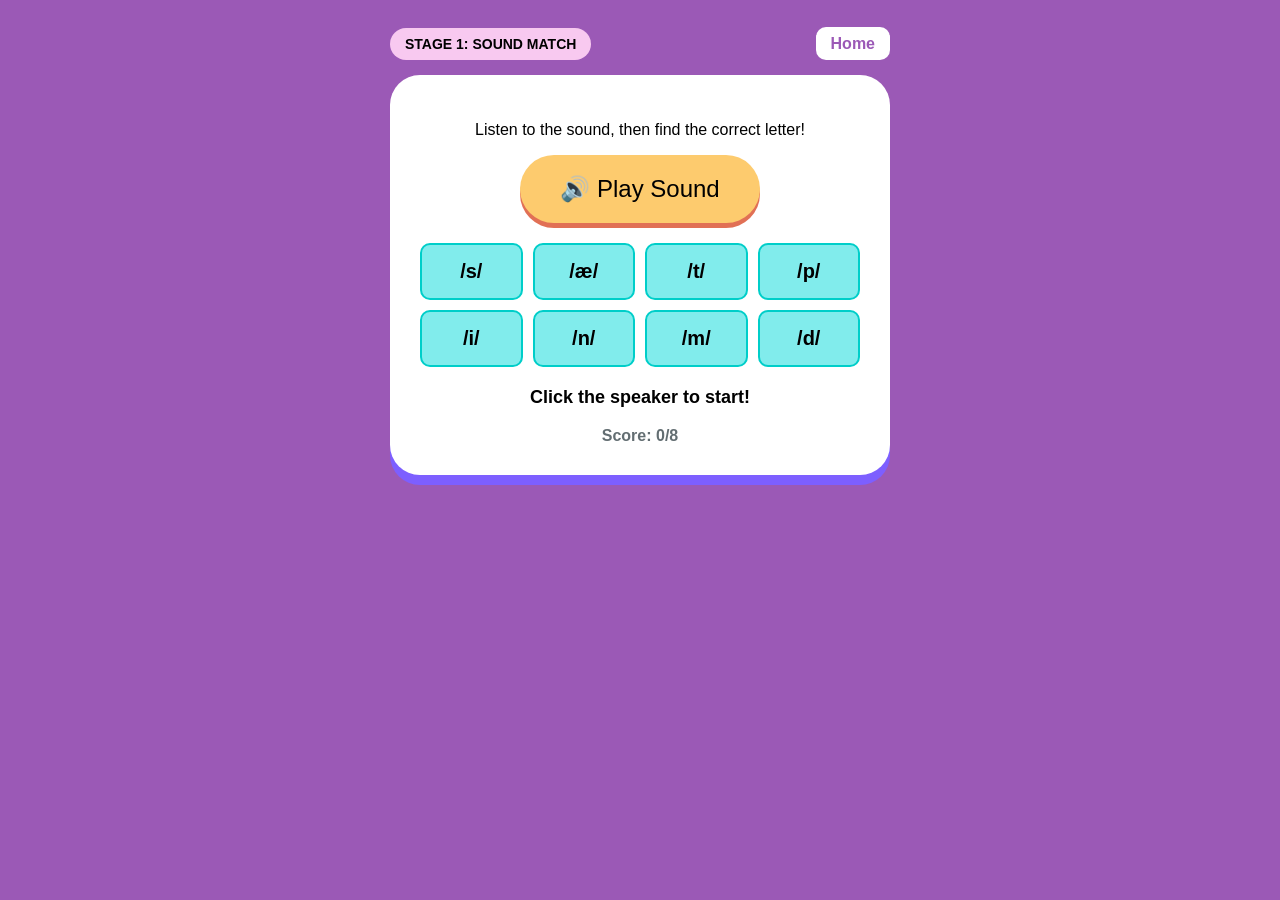
<file: first.html>
<!DOCTYPE html>
<html lang="en">
<head>
    <meta charset="UTF-8">
    <title>Challenge 1 - Sound Match</title>
    <link rel="stylesheet" href="styleFirst.css">
</head>
<body>
    <div class="main-container">
        <div class="header-row">
            <div class="task-label">STAGE 1: SOUND MATCH</div>
            <nav><a href="index.html" class="nav-btn">Home</a></nav>
        </div>

        <div class="game-card">
            <p>Listen to the sound, then find the correct letter!</p>
            
            <button id="play-btn" onclick="playCurrentSound()">🔊 Play Sound</button>

            <div id="options-grid"></div>

            <div id="feedback-message">Click the speaker to start!</div>
            
            <div class="score-display">Score: <span id="score">0</span>/8</div>
        </div>
    </div>

    <script src="scriptFirst.js"></script>
</body>
</html>
</file>
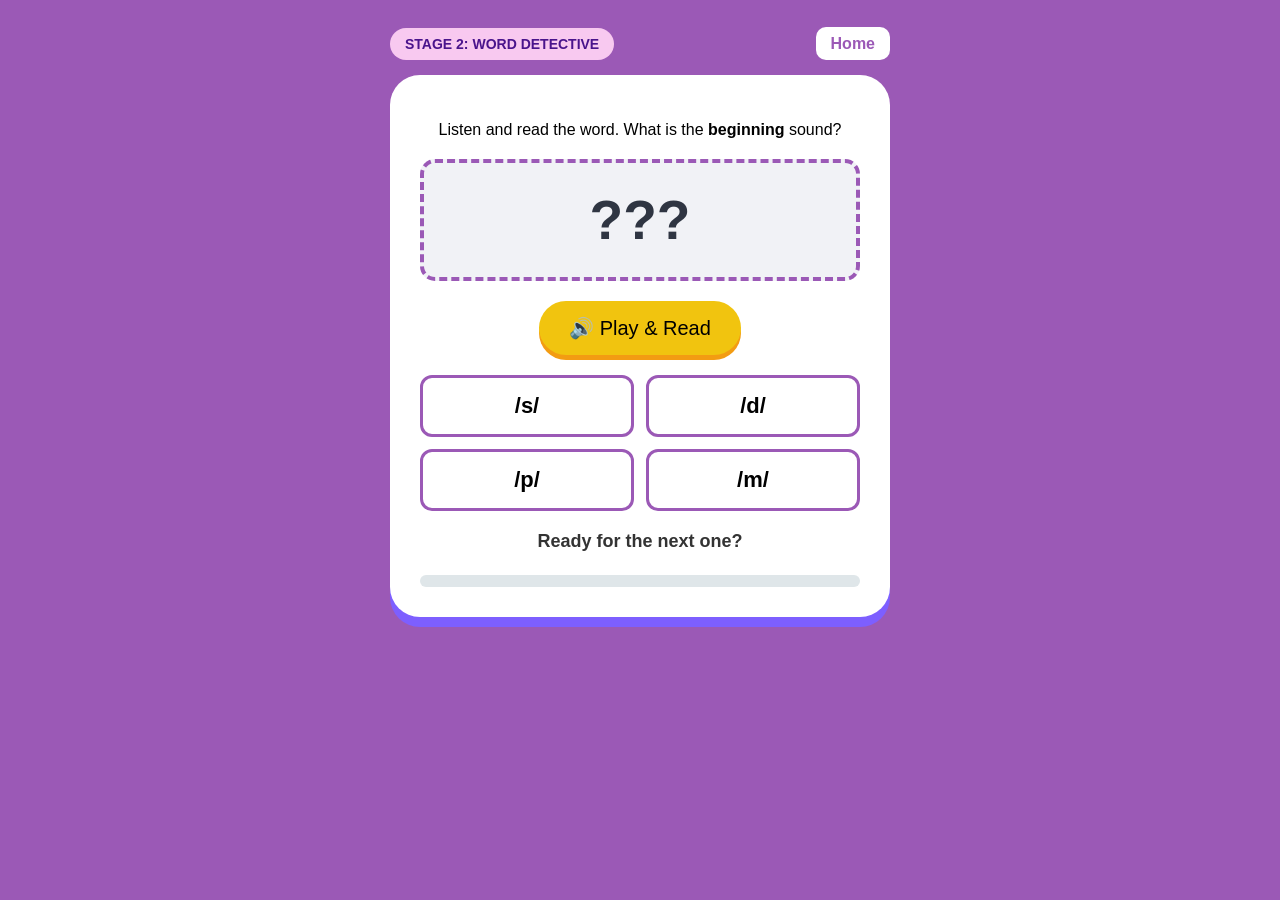
<file: second.html>
<!DOCTYPE html>
<html lang="en">
<head>
    <meta charset="UTF-8">
    <title>Challenge 2 - Word Detective</title>
    <link rel="stylesheet" href="second.css">
</head>
<body>
    <div class="main-container">
        <div class="header-row">
            <div class="task-label">STAGE 2: WORD DETECTIVE</div>
            <nav><a href="index.html" class="nav-btn">Home</a></nav>
        </div>

        <div class="game-card">
            <p>Listen and read the word. What is the <b>beginning</b> sound?</p>
            
            <div id="word-display">???</div> 

            <button id="play-btn" onclick="playChallenge()">🔊 Play & Read</button>

            <div id="options-grid"></div>
            
            <div id="message">Click the yellow button to start!</div>

            <div class="progress-container">
                <div id="progress-bar"></div>
            </div>
        </div>
    </div>

    <script src="second.js"></script>
</body>
</html>
</file>
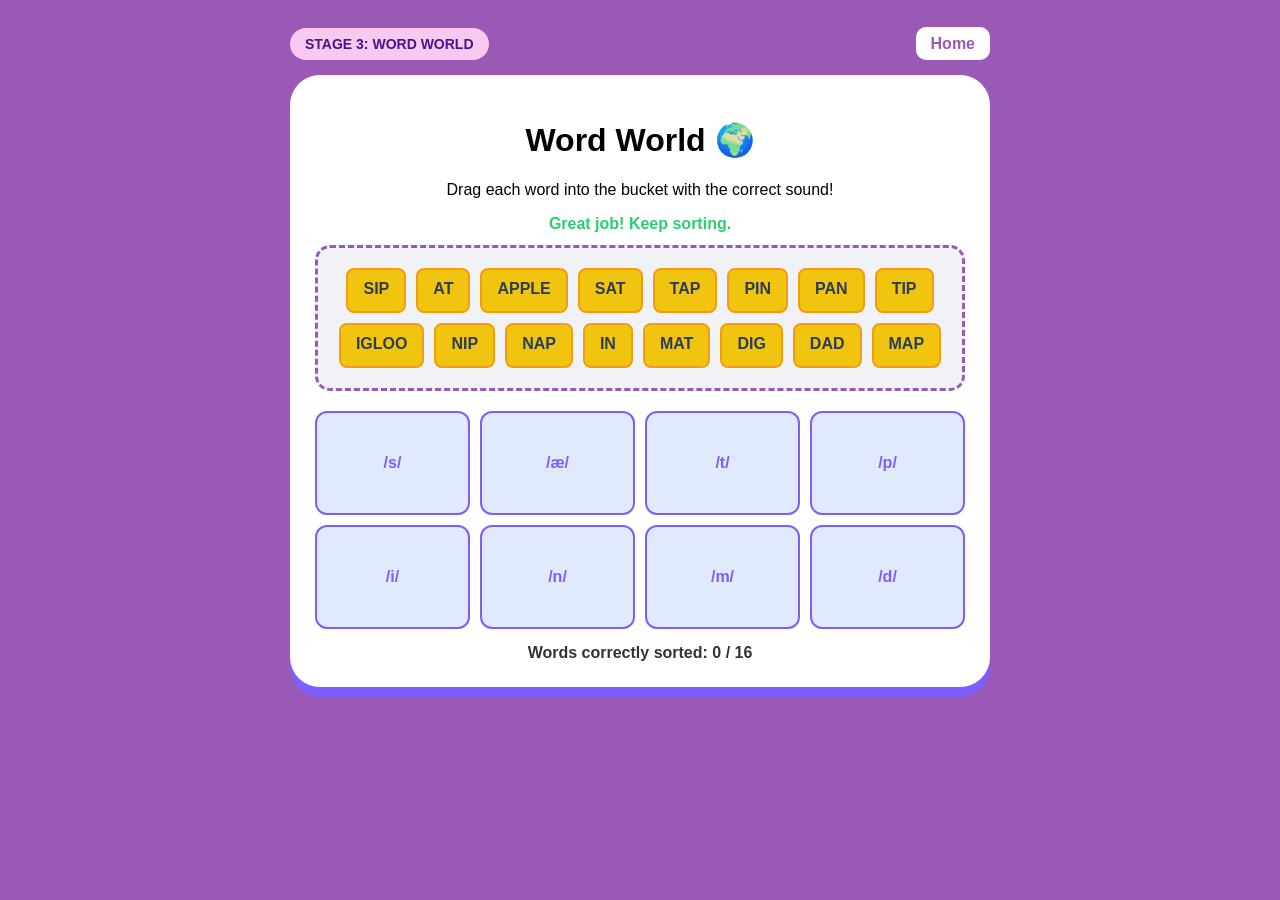
<file: third.html>
<!DOCTYPE html>
<html lang="en">
<head>
    <meta charset="UTF-8">
    <title>Challenge 3 - Word World Drag & Drop</title>
    <link rel="stylesheet" href="thirdStyle.css">
</head>
<body>
    <div class="main-container">
        <div class="header-row">
            <div class="task-label">STAGE 3: WORD WORLD</div>
            <nav><a href="index.html" class="nav-btn">Home</a></nav>
        </div>

        <div class="game-card">
            <h1>Word World 🌍</h1>
            <p>Drag each word into the bucket with the correct sound!</p>
            
            <div id="message">Great job! Keep sorting.</div>

            <div class="word-pool" id="pool" ondrop="drop(event)" ondragover="allowDrop(event)">
                </div>

            <div class="buckets-grid">
                <div class="bucket" data-sound="s" ondrop="drop(event)" ondragover="allowDrop(event)">/s/</div>
                <div class="bucket" data-sound="a" ondrop="drop(event)" ondragover="allowDrop(event)">/æ/</div>
                <div class="bucket" data-sound="t" ondrop="drop(event)" ondragover="allowDrop(event)">/t/</div>
                <div class="bucket" data-sound="p" ondrop="drop(event)" ondragover="allowDrop(event)">/p/</div>
                <div class="bucket" data-sound="i" ondrop="drop(event)" ondragover="allowDrop(event)">/i/</div>
                <div class="bucket" data-sound="n" ondrop="drop(event)" ondragover="allowDrop(event)">/n/</div>
                <div class="bucket" data-sound="m" ondrop="drop(event)" ondragover="allowDrop(event)">/m/</div>
                <div class="bucket" data-sound="d" ondrop="drop(event)" ondragover="allowDrop(event)">/d/</div>
            </div>
            
            <div class="score-display">Words correctly sorted: <span id="score">0</span> / 16</div>
        </div>
    </div>

    <script src="thirdScript.js"></script>
</body>
</html>
</file>
<file: styleFirst.css>
body { background-color: #9b59b6; font-family: 'Comic Sans MS', sans-serif; display: flex; justify-content: center; padding: 20px; }
.main-container { width: 100%; max-width: 500px; text-align: center; }

/* Navigation Styles */
.header-row { display: flex; justify-content: space-between; margin-bottom: 15px; align-items: center; }
.task-label { background: #f8c9f0; padding: 8px 15px; border-radius: 20px; font-weight: bold; font-size: 14px; }
.nav-btn { background: white; padding: 8px 15px; border-radius: 10px; text-decoration: none; color: #9b59b6; font-weight: bold; }

.game-card { background: white; padding: 30px; border-radius: 30px; box-shadow: 0 10px 0 #7d5fff; }

#play-btn {
    background: #fdcb6e;
    border: none;
    padding: 20px 40px;
    font-size: 24px;
    border-radius: 50px;
    cursor: pointer;
    margin-bottom: 20px;
    box-shadow: 0 5px 0 #e17055;
}

#options-grid { display: grid; grid-template-columns: repeat(4, 1fr); gap: 10px; }

.sound-btn {
    background: #81ecec;
    border: 2px solid #00cec9;
    padding: 15px 5px;
    font-size: 20px;
    border-radius: 10px;
    cursor: pointer;
    font-weight: bold;
}

#feedback-message {
    margin-top: 20px;
    font-size: 18px;
    font-weight: bold;
    min-height: 25px;
}

.score-display { margin-top: 15px; color: #636e72; font-weight: bold; }
</file>
<file: second.css>
body { background-color: #9b59b6; font-family: 'Comic Sans MS', sans-serif; display: flex; justify-content: center; padding: 20px; }
.main-container { width: 100%; max-width: 500px; text-align: center; }

/* Navigation Styles */
.header-row { display: flex; justify-content: space-between; margin-bottom: 15px; align-items: center; }
.task-label { background: #f8c9f0; padding: 8px 15px; border-radius: 20px; font-weight: bold; font-size: 14px; color: #4a148c; }
.nav-btn { background: white; padding: 8px 15px; border-radius: 10px; text-decoration: none; color: #9b59b6; font-weight: bold; }

.game-card { background: white; padding: 30px; border-radius: 30px; box-shadow: 0 10px 0 #7d5fff; }

#word-display {
    font-size: 55px;
    background: #f1f2f6;
    margin: 20px 0;
    padding: 25px;
    border-radius: 15px;
    border: 4px dashed #9b59b6;
    color: #2f3542;
    font-weight: bold;
}

#play-btn {
    background: #f1c40f;
    border: none;
    padding: 15px 30px;
    font-size: 20px;
    border-radius: 50px;
    cursor: pointer;
    margin-bottom: 20px;
    box-shadow: 0 5px 0 #f39c12;
}

#options-grid { display: grid; grid-template-columns: 1fr 1fr; gap: 12px; }

.opt-btn {
    background: #ffffff;
    border: 3px solid #9b59b6;
    padding: 15px;
    font-size: 22px;
    border-radius: 12px;
    cursor: pointer;
    font-weight: bold;
}

#message { margin-top: 20px; font-weight: bold; min-height: 24px; font-size: 18px; }

.progress-container { background: #dfe6e9; height: 12px; border-radius: 10px; margin-top: 20px; overflow: hidden; }
#progress-bar { background: #2ecc71; height: 100%; width: 0%; transition: 0.4s; }
</file>
<file: thirdStyle.css>
body { background-color: #9b59b6; font-family: 'Comic Sans MS', sans-serif; display: flex; justify-content: center; padding: 20px; }
.main-container { width: 100%; max-width: 700px; text-align: center; }

/* Navigation & Header */
.header-row { display: flex; justify-content: space-between; margin-bottom: 15px; align-items: center; }
.task-label { background: #f8c9f0; padding: 8px 15px; border-radius: 20px; font-weight: bold; font-size: 14px; color: #4a148c; }
.nav-btn { background: white; padding: 8px 15px; border-radius: 10px; text-decoration: none; color: #9b59b6; font-weight: bold; }

.game-card { background: white; padding: 25px; border-radius: 30px; box-shadow: 0 10px 0 #7d5fff; }

/* The Pool area */
.word-pool {
    background: #f1f2f6;
    min-height: 100px;
    padding: 20px;
    border: 3px dashed #9b59b6;
    border-radius: 15px;
    display: flex;
    flex-wrap: wrap;
    gap: 10px;
    justify-content: center;
    margin-bottom: 20px;
}

/* Draggable Word Tile */
.word-tile {
    background: #f1c40f;
    padding: 10px 15px;
    border-radius: 8px;
    cursor: grab;
    font-weight: bold;
    border: 2px solid #f39c12;
    color: #2c3e50;
    user-select: none;
}

/* Sorting Buckets */
.buckets-grid { display: grid; grid-template-columns: repeat(4, 1fr); gap: 10px; }

.bucket {
    background: #e1eafc;
    border: 2px solid #7d5fff;
    height: 100px;
    border-radius: 12px;
    display: flex;
    flex-direction: column;
    align-items: center;
    justify-content: center;
    font-weight: bold;
    font-size: 16px;
    color: #7d5fff;
    transition: 0.2s;
}

#message { margin: 10px 0; font-weight: bold; color: #2ecc71; min-height: 20px; }
.score-display { margin-top: 15px; font-weight: bold; color: #333; }
</file>
